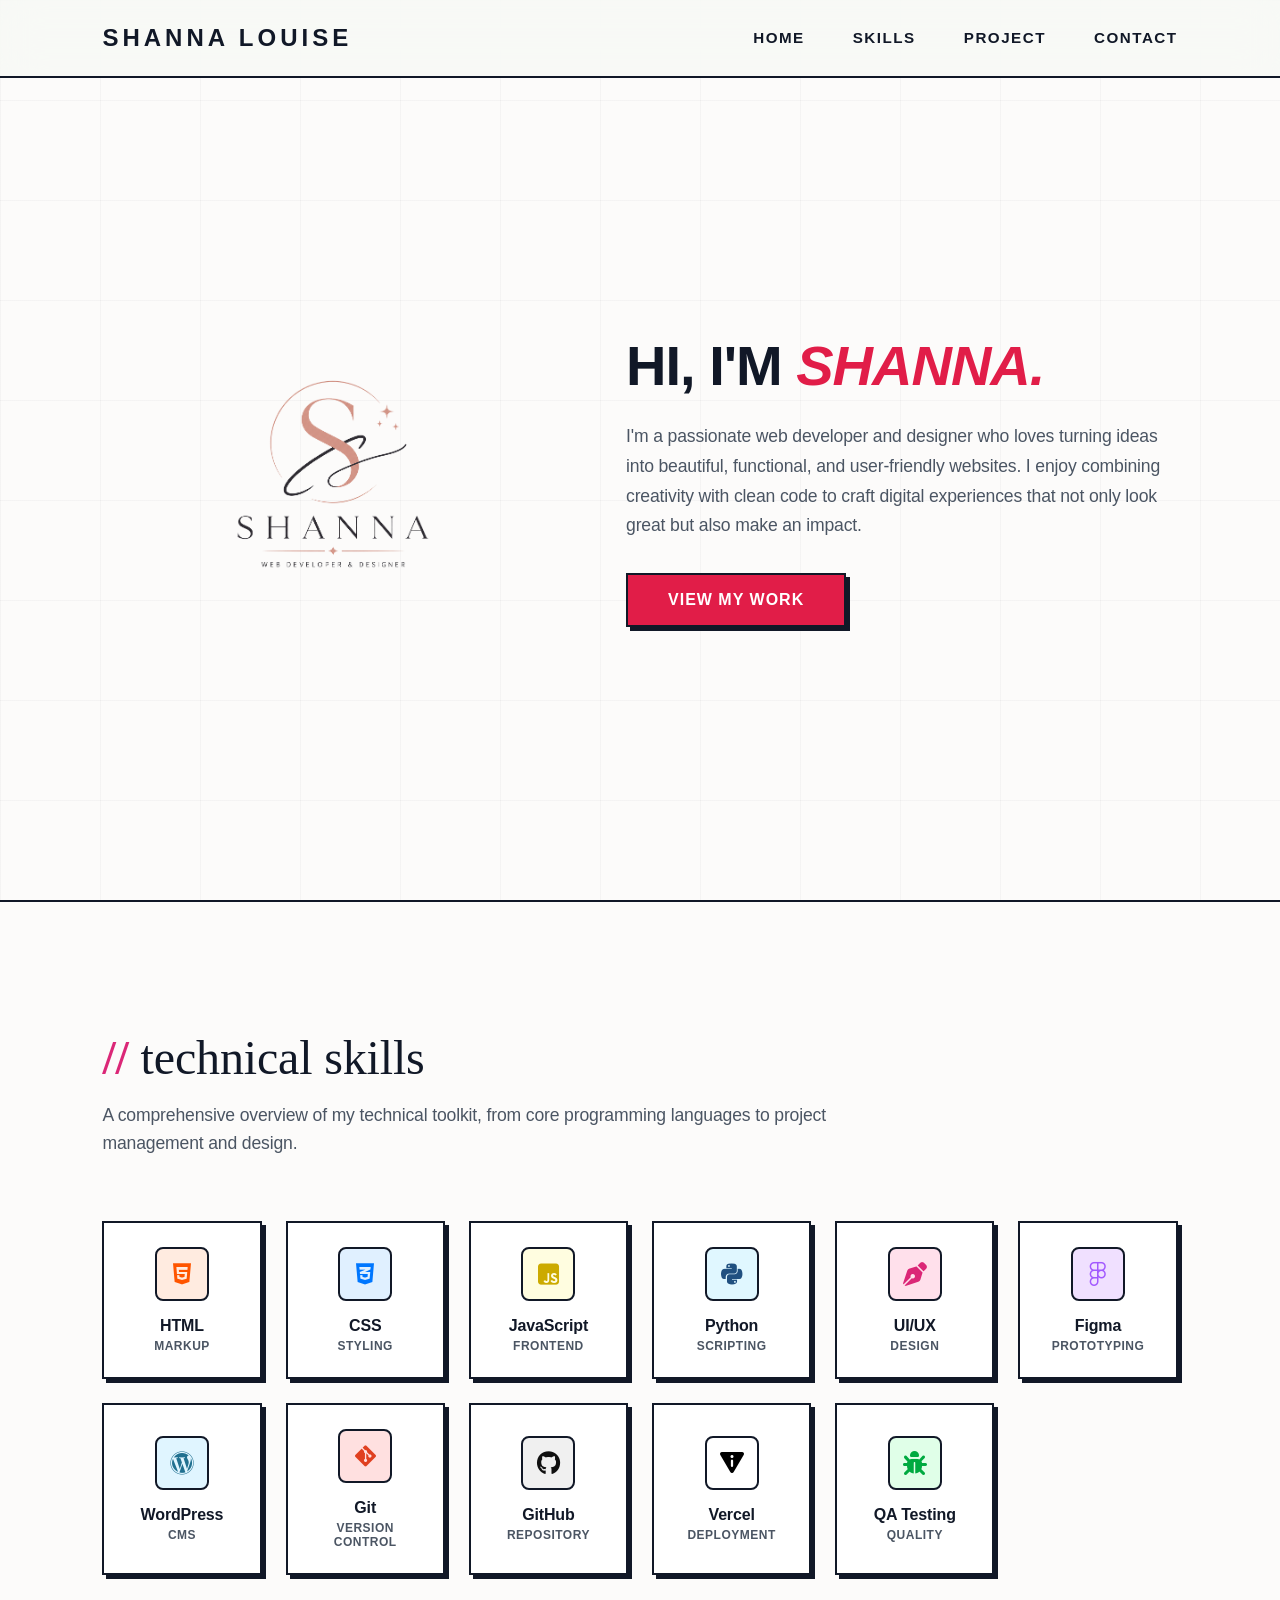
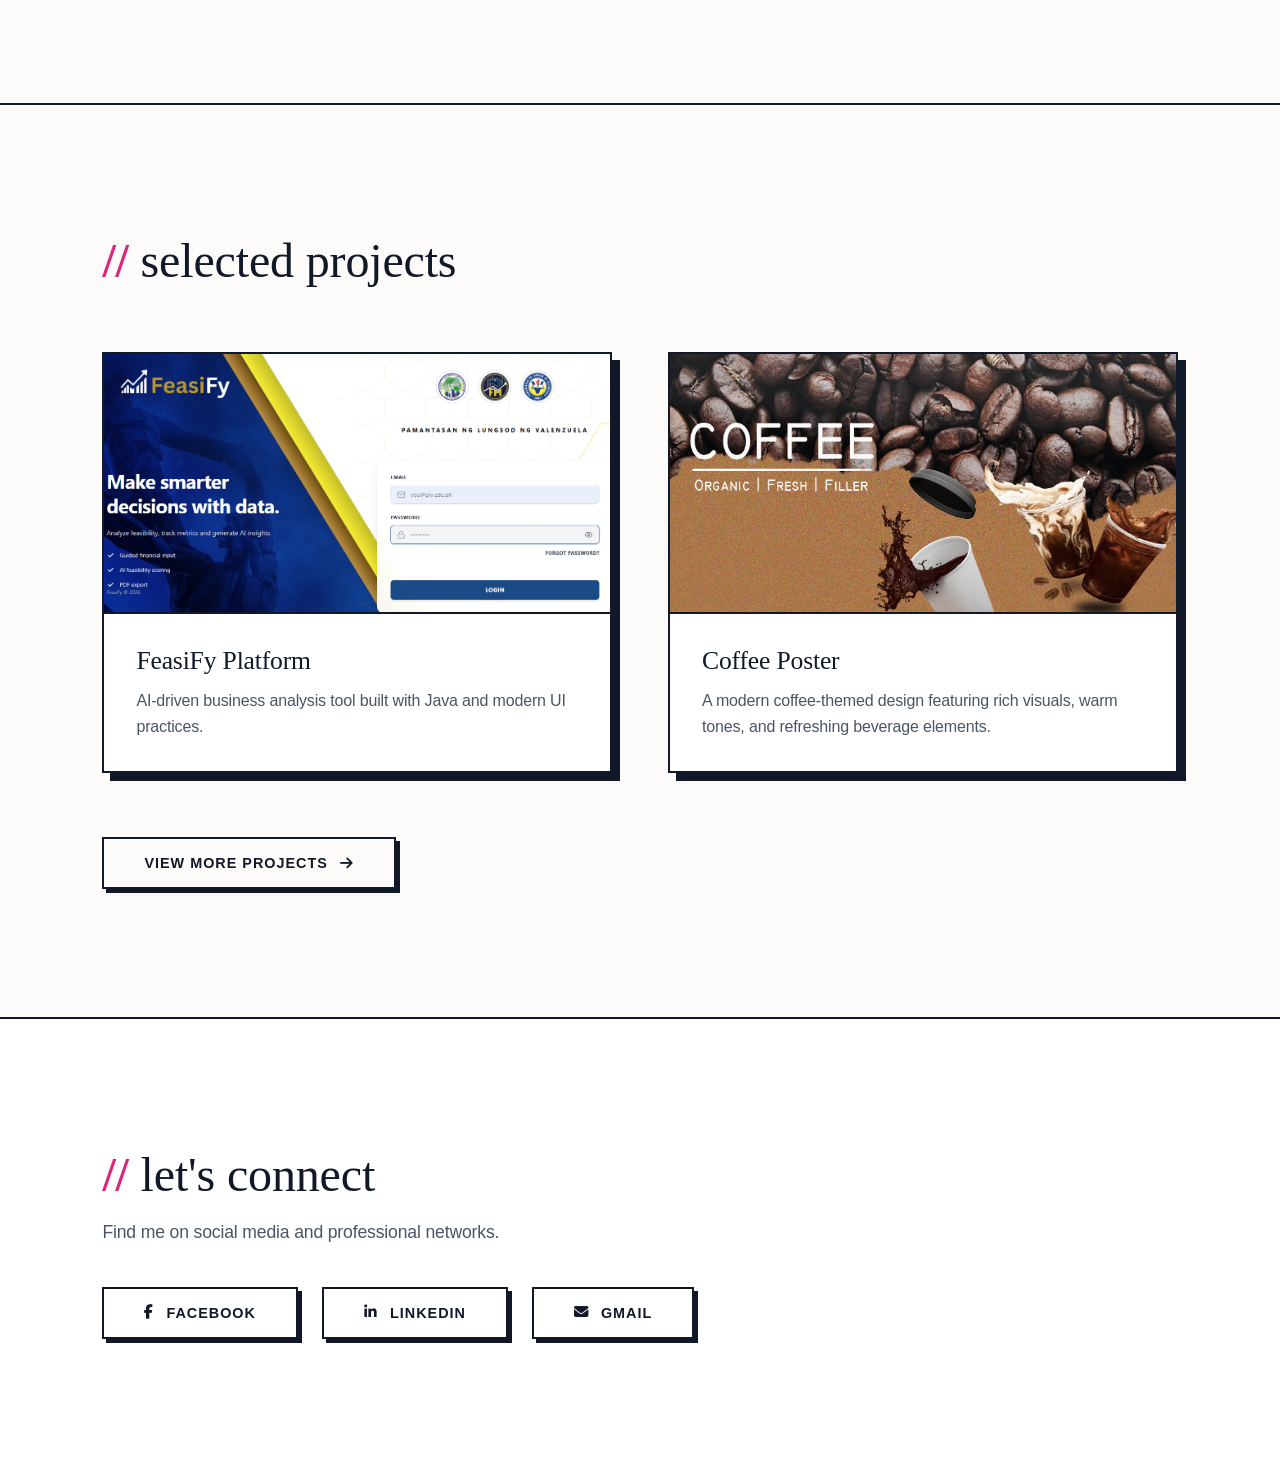
<file: index.html>
<!DOCTYPE html>
<html lang="en">
<head>
    <meta charset="UTF-8">
    <meta name="viewport" content="width=device-width, initial-scale=1.0">
    <title>Creative Portfolio</title>
    <link rel="stylesheet" href="css/style.css">
    <link rel="stylesheet" href="https://cdnjs.cloudflare.com/ajax/libs/font-awesome/6.4.0/css/all.min.css">
</head>
<body>

    <nav class="navbar">
        <div class="logo">
            <a href="#home">
                <!-- Changed to your clean, pink text logo -->
                <span class="logo-text">SHANNA LOUISE</span>
            </a>
        </div>
        <ul class="nav-links">
            <li><a href="#home">Home</a></li>
            <li><a href="#skills">Skills</a></li>
            <li><a href="#project">Project</a></li>
            <li><a href="#contact">Contact</a></li>
        </ul>
    </nav>

    <section id="home" class="hero">
        <div class="hero-split-container">
            <!-- Left Side: Logo Element -->
            <div class="hero-left">
                <div class="brand-logo-wrapper">
                    <img src="Images/Shanna_Logo.png" alt="Shanna Logo" class="teardrop-logo">
                </div>
            </div>

            <!-- Right Side: Text Letters and Button Group -->
            <div class="hero-right">
                <h1>HI, I'M <span class="highlight">SHANNA.</span></h1>
                <p class="hero-lead">
                    I'm a passionate web developer and designer who loves turning ideas into
                    beautiful, functional, and user-friendly websites. I enjoy combining creativity
                    with clean code to craft digital experiences that not only look great but also
                    make an impact.
                </p>
                <div class="hero-action-group">
                    <a href="#project" class="btn-main">View My Work</a>
                </div>
            </div>
        </div>
    </section>

    <section id="skills" class="skills-section">
        <div class="section-header">
            <h2>Technical Skills</h2>
            <p>A comprehensive overview of my technical toolkit, from core programming languages to project management and design.</p>
        </div>

        <div class="skills-grid">
            <div class="skill-card">
                <div class="skill-icon icon-html"><i class="fab fa-html5"></i></div>
                <h3>HTML</h3>
                <span class="skill-sub">Markup</span>
            </div>
            <div class="skill-card">
                <div class="skill-icon icon-css"><i class="fab fa-css3-alt"></i></div>
                <h3>CSS</h3>
                <span class="skill-sub">Styling</span>
            </div>
            <div class="skill-card">
                <div class="skill-icon icon-js"><i class="fab fa-js-square"></i></div>
                <h3>JavaScript</h3>
                <span class="skill-sub">Frontend</span>
            </div>
            <div class="skill-card">
                <div class="skill-icon icon-python"><i class="fab fa-python"></i></div>
                <h3>Python</h3>
                <span class="skill-sub">Scripting</span>
            </div>
            <div class="skill-card">
                <div class="skill-icon icon-uiux"><i class="fa-solid fa-pen-nib"></i></div>
                <h3>UI/UX</h3>
                <span class="skill-sub">Design</span>
            </div>
            <div class="skill-card">
                <div class="skill-icon icon-figma"><i class="fab fa-figma"></i></div>
                <h3>Figma</h3>
                <span class="skill-sub">Prototyping</span>
            </div>
            <div class="skill-card">
                <div class="skill-icon icon-wordpress"><i class="fab fa-wordpress"></i></div>
                <h3>WordPress</h3>
                <span class="skill-sub">CMS</span>
            </div>
            <div class="skill-card">
                <div class="skill-icon icon-git"><i class="fab fa-git-alt"></i></div>
                <h3>Git</h3>
                <span class="skill-sub">Version Control</span>
            </div>
            <div class="skill-card">
                <div class="skill-icon icon-github"><i class="fab fa-github"></i></div>
                <h3>GitHub</h3>
                <span class="skill-sub">Repository</span>
            </div>
            <div class="skill-card">
                <div class="skill-icon icon-vercel"><i class="fa-solid fa-triangle-exclamation" style="transform: rotate(180deg);"></i></div>
                <h3>Vercel</h3>
                <span class="skill-sub">Deployment</span>
            </div>
            <div class="skill-card">
                <div class="skill-icon icon-qa"><i class="fa-solid fa-bug"></i></div>
                <h3>QA Testing</h3>
                <span class="skill-sub">Quality</span>
            </div>
        </div>
    </section>

    <section id="project" class="portfolio-section">
        <div class="section-header">
            <h2>Selected Projects</h2>
        </div>

        <div class="grid">
            <div class="card">
                <div class="card-img" style="background-image: url('Images/Feasify-Web.png');"></div>
                <div class="card-info">
                    <h3>FeasiFy Platform</h3>
                    <p>AI-driven business analysis tool built with Java and modern UI practices.</p>
                </div>
            </div>
            <div class="card">
                <div class="card-img" style="background-image: url('Images/Hilario_CoffeePoster.jpg');"></div>
                <div class="card-info">
                    <h3>Coffee Poster</h3>
                    <p>A modern coffee-themed design featuring rich visuals, warm tones, and refreshing beverage elements.</p>
                </div>
            </div>
        </div>

        <div class="portfolio-action">
            <a href="projects.html" class="btn-outline" target="_blank">View More Projects <i class="fa-solid fa-arrow-right"></i></a>
        </div>
    </section>

    <section id="contact" class="connect-section">
        <div class="section-header">
            <h2>Let's Connect</h2>
            <p>Find me on social media and professional networks.</p>
        </div>
        <div class="social-links">
            <a href="https://www.facebook.com/louise.hilario.03/" target="_blank" class="social-btn facebook">
                <i class="fab fa-facebook-f"></i> Facebook
            </a>
            <a href="https://www.linkedin.com/in/shanna-louise-hilario-903343402?utm_source=share_via&utm_content=profile&utm_medium=member_android" target="_blank" class="social-btn linkedin">
                <i class="fab fa-linkedin-in"></i> LinkedIn
            </a>
            <a href="mailto:louisehilario04@gmail.com" class="social-btn gmail">
                <i class="fa-solid fa-envelope"></i> Gmail
            </a>
        </div>
    </section>

    <script src="js/script.js"></script>
</body>
</html>
</file>
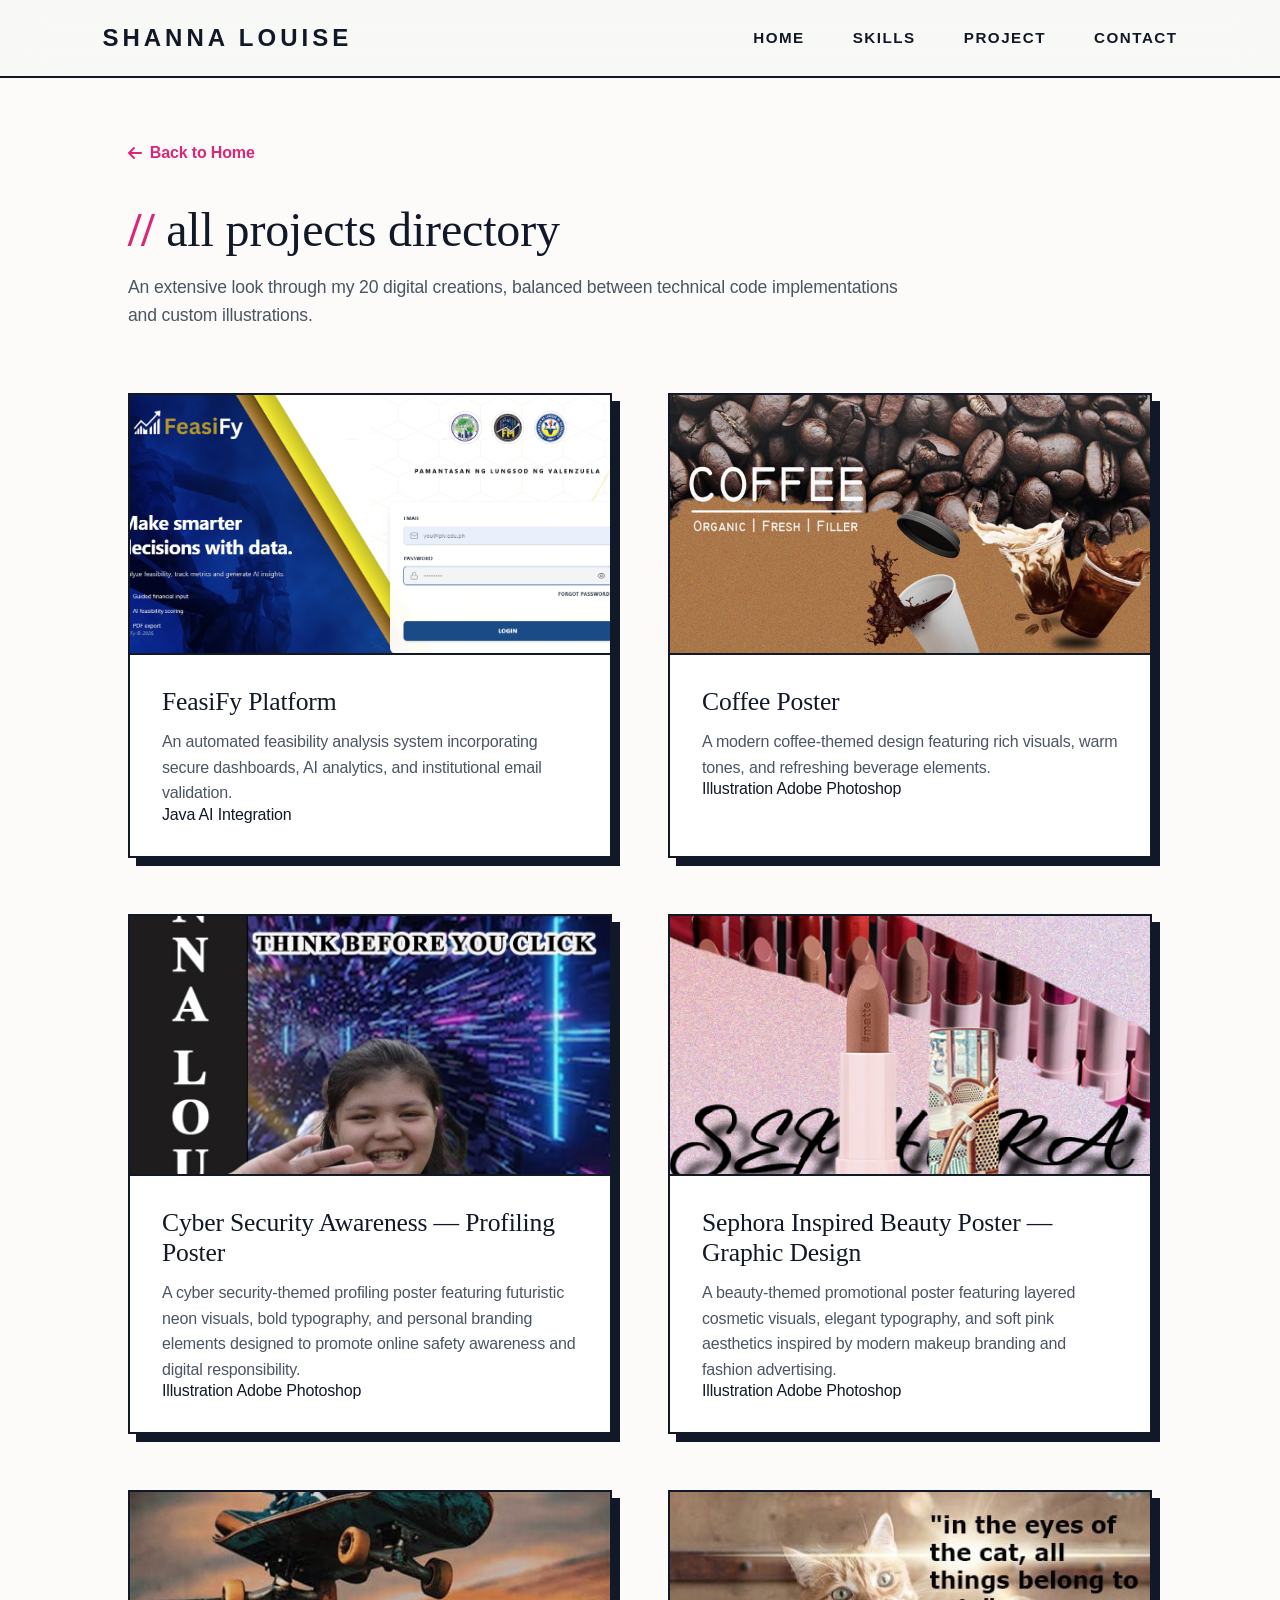
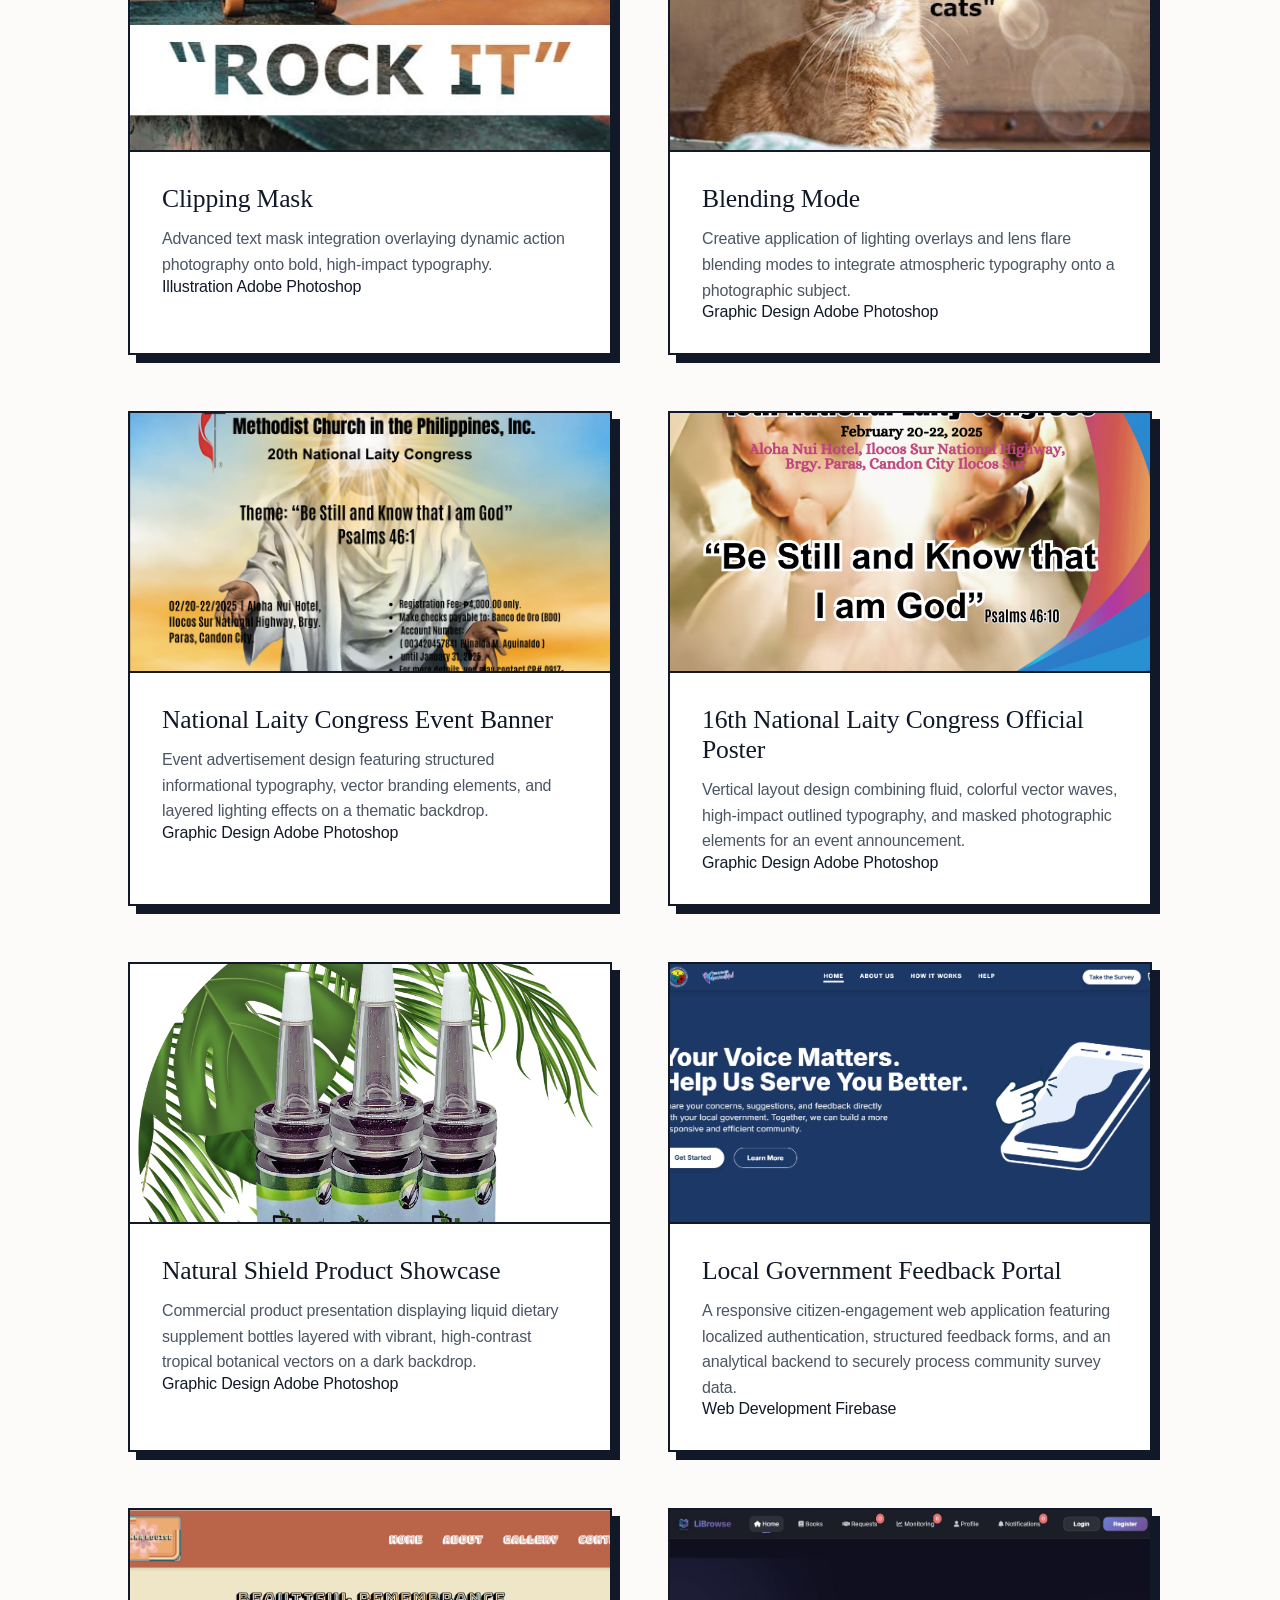
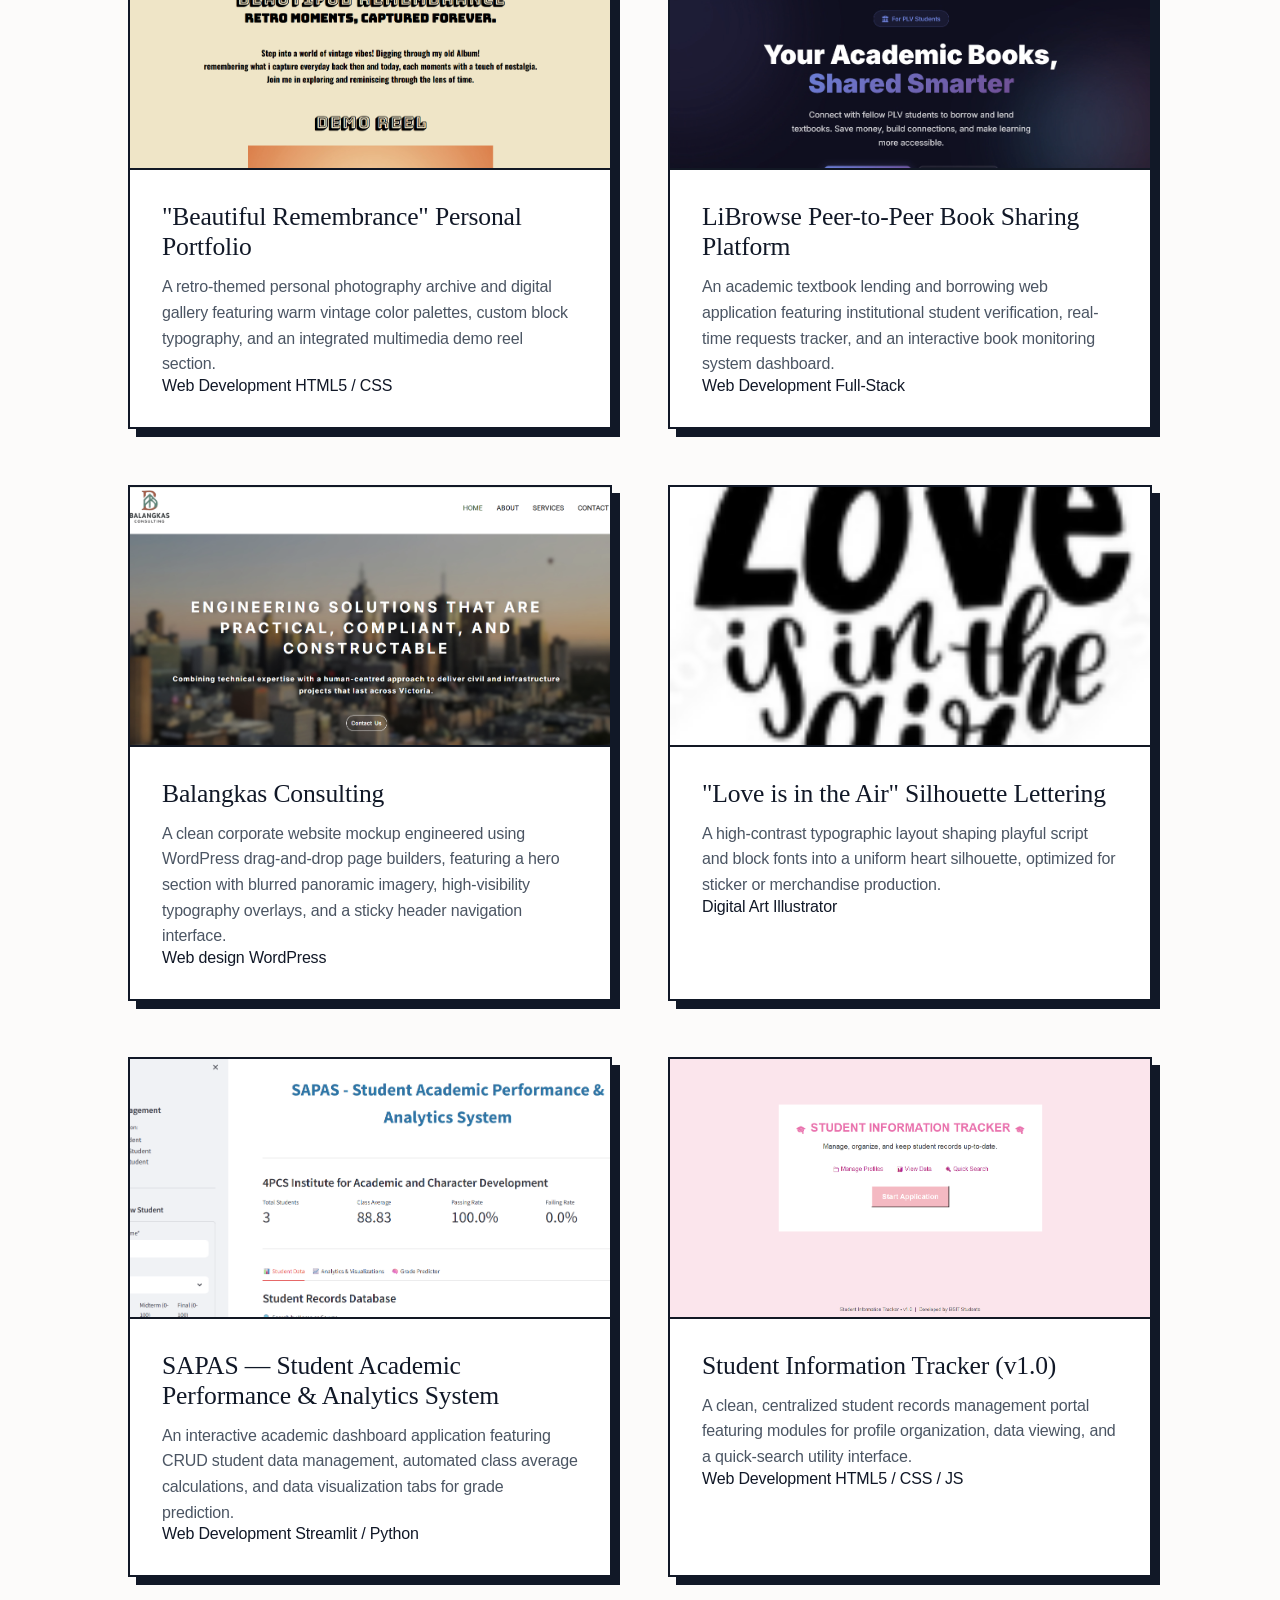
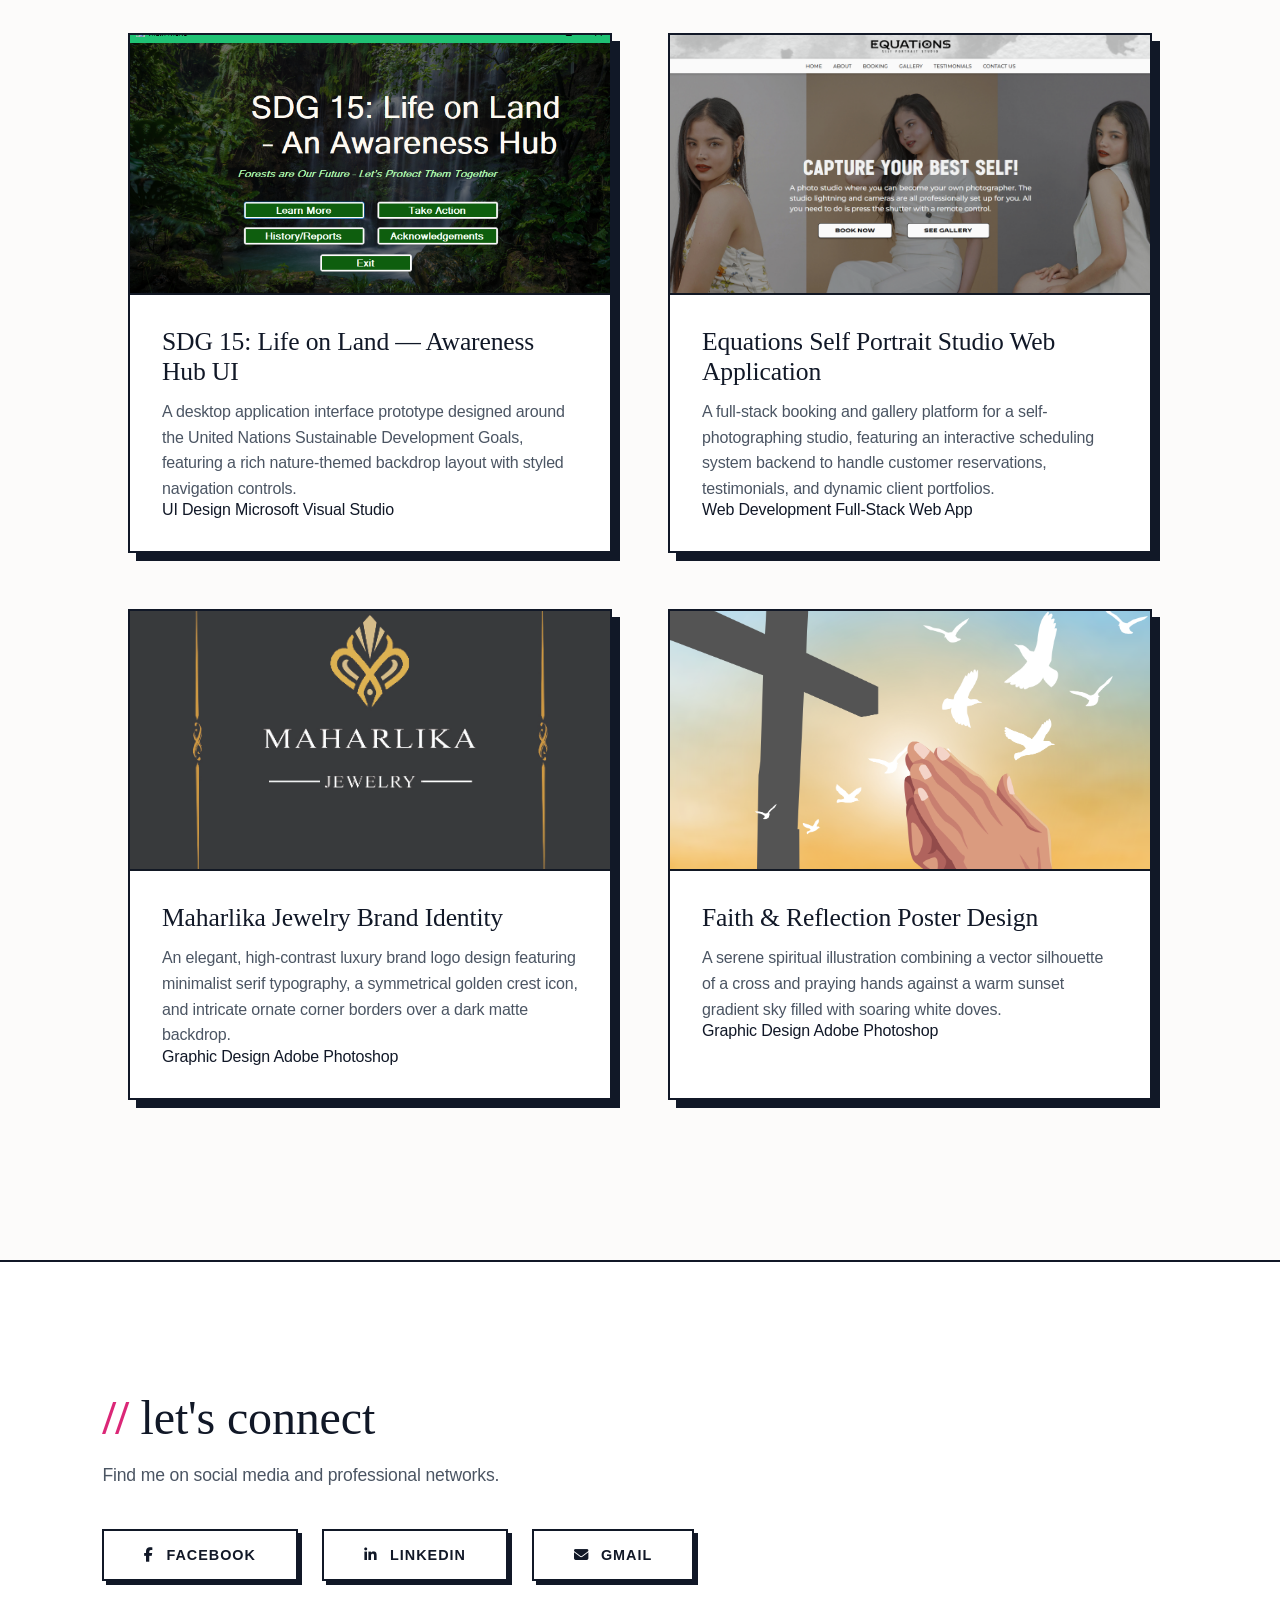
<file: projects.html>
<!DOCTYPE html>
<html lang="en">
<head>
    <meta charset="UTF-8">
    <meta name="viewport" content="width=device-width, initial-scale=1.0">
    <title>All Projects | Shanna Portfolio</title>
    <link rel="stylesheet" href="css/style.css">
    <link rel="stylesheet" href="https://cdnjs.cloudflare.com/ajax/libs/font-awesome/6.4.0/css/all.min.css">
    <style>
        .all-projects-section {
            padding: 9rem 10% 6rem 10%;
            min-height: 85vh;
        }

        .back-home {
            margin-bottom: 2.5rem;
            display: inline-flex;
            align-items: center;
            gap: 0.5rem;
            color: var(--accent-color);
            text-decoration: none;
            font-weight: 600;
            font-size: 1rem;
            transition: transform 0.2s ease;
        }

            .back-home:hover {
                transform: translateX(-5px);
            }
    </style>
</head>
<body>

    <nav class="navbar">
        <div class="logo">
            <a href="index.html">
                <span class="logo-text">SHANNA LOUISE</span>
            </a>
        </div>
        <ul class="nav-links">
            <li><a href="index.html#home">Home</a></li>
            <li><a href="index.html#skills">Skills</a></li>
            <li><a href="index.html#project">Project</a></li>
            <li><a href="#contact">Contact</a></li>
        </ul>
    </nav>

    <section class="all-projects-section">
        <a href="index.html" class="back-home">
            <i class="fa-solid fa-arrow-left"></i> Back to Home
        </a>

        <div class="section-header">
            <h2>All Projects Directory</h2>
            <p>An extensive look through my 20 digital creations, balanced between technical code implementations and custom illustrations.</p>
        </div>

        <div class="grid">

            <div class="card">
                <div class="card-img" style="background-image: url('Images/Feasify-Web.png');"></div>
                <div class="card-info">
                    <h3>FeasiFy Platform</h3>
                    <p>An automated feasibility analysis system incorporating secure dashboards, AI analytics, and institutional email validation.</p>
                    <div class="project-tags-container">
                        <span class="project-tag">Java</span>
                        <span class="project-tag">AI Integration</span>
                    </div>
                </div>
            </div>

            <div class="card">
                <div class="card-img" style="background-image: url('Images/Hilario_CoffeePoster.jpg');"></div>
                <div class="card-info">
                    <h3>Coffee Poster</h3>
                    <p>A modern coffee-themed design featuring rich visuals, warm tones, and refreshing beverage elements.</p>
                    <div class="project-tags-container">
                        <span class="project-tag">Illustration</span>
                        <span class="project-tag">Adobe Photoshop</span>
                    </div>
                </div>
            </div>

            <div class="card">
                <div class="card-img" style="background-image: url('Images/Hilario_profiling_pages-to-jpg-0001.jpg');"></div>
                <div class="card-info">
                    <h3>Cyber Security Awareness — Profiling Poster</h3>
                    <p>A cyber security-themed profiling poster featuring futuristic neon visuals, bold typography, and personal branding elements designed to promote online safety awareness and digital responsibility.</p>
                    <div class="project-tags-container">
                        <span class="project-tag">Illustration</span>
                        <span class="project-tag">Adobe Photoshop</span>
                    </div>
                </div>
            </div>

            <div class="card">
                <div class="card-img" style="background-image: url('Images/Hilario_poster_page-0001.jpg');"></div>
                <div class="card-info">
                    <h3>Sephora Inspired Beauty Poster — Graphic Design</h3>
                    <p>A beauty-themed promotional poster featuring layered cosmetic visuals, elegant typography, and soft pink aesthetics inspired by modern makeup branding and fashion advertising.</p>
                    <div class="project-tags-container">
                        <span class="project-tag">Illustration</span>
                        <span class="project-tag">Adobe Photoshop</span>
                    </div>
                </div>
            </div>

            <div class="card">
                <div class="card-img" style="background-image: url('Images/Hilario_ClippingMask.jpeg');"></div>
                <div class="card-info">
                    <h3>Clipping Mask</h3>
                    <p>Advanced text mask integration overlaying dynamic action photography onto bold, high-impact typography.</p>
                    <div class="project-tags-container">
                        <span class="project-tag">Illustration</span>
                        <span class="project-tag">Adobe Photoshop</span>
                    </div>
                </div>
            </div>

            <div class="card">
                <div class="card-img" style="background-image: url('Images/Hilario_BlendingMode.png');"></div>
                <div class="card-info">
                    <h3>Blending Mode</h3>
                    <p>Creative application of lighting overlays and lens flare blending modes to integrate atmospheric typography onto a photographic subject.</p>
                    <div class="project-tags-container">
                        <span class="project-tag">Graphic Design</span>
                        <span class="project-tag">Adobe Photoshop</span>
                    </div>
                </div>
            </div>

            <div class="card">
                <div class="card-img" style="background-image: url('Images/Handds01.png'); "></div>
                <div class="card-info">
                    <h3>National Laity Congress Event Banner</h3>
                    <p>Event advertisement design featuring structured informational typography, vector branding elements, and layered lighting effects on a thematic backdrop.</p>
                    <div class="project-tags-container">
                        <span class="project-tag">Graphic Design</span>
                        <span class="project-tag">Adobe Photoshop</span>
                    </div>
                </div>
            </div>

            <div class="card">
                <div class="card-img" style="background-image: url('Images/Hands(4).png'); "></div>
                <div class="card-info">
                    <h3>16th National Laity Congress Official Poster</h3>
                    <p>Vertical layout design combining fluid, colorful vector waves, high-impact outlined typography, and masked photographic elements for an event announcement.</p>
                    <div class="project-tags-container">
                        <span class="project-tag">Graphic Design</span>
                        <span class="project-tag">Adobe Photoshop</span>
                    </div>
                </div>
            </div>

            <div class="card">
                <div class="card-img" style="background-image: url('Images/Collidal_Silver.png'); "></div>
                <div class="card-info">
                    <h3>Natural Shield Product Showcase</h3>
                    <p>Commercial product presentation displaying liquid dietary supplement bottles layered with vibrant, high-contrast tropical botanical vectors on a dark backdrop.</p>
                    <div class="project-tags-container">
                        <span class="project-tag">Graphic Design</span>
                        <span class="project-tag">Adobe Photoshop</span>
                    </div>
                </div>
            </div>

            <div class="card">
                <div class="card-img" style="background-image: url('Images/Arta_CSS.png'); "></div>
                <div class="card-info">
                    <h3>Local Government Feedback Portal</h3>
                    <p>A responsive citizen-engagement web application featuring localized authentication, structured feedback forms, and an analytical backend to securely process community survey data.</p>
                    <div class="project-tags-container">
                        <span class="project-tag">Web Development</span>
                        <span class="project-tag">Firebase</span>
                    </div>
                </div>
            </div>

            <div class="card">
                <div class="card-img" style="background-image: url('Images/Personal_Portfolio.png'); "></div>
                <div class="card-info">
                    <h3>"Beautiful Remembrance" Personal Portfolio</h3>
                    <p>
                        A retro-themed personal photography archive and digital gallery featuring warm vintage color palettes, custom block typography, and an integrated multimedia demo reel section.</p>
                        <div class="project-tags-container">
                            <span class="project-tag">Web Development</span>
                            <span class="project-tag">HTML5 / CSS</span>
                        </div>
</div>
            </div>

            <div class="card">
                <div class="card-img" style="background-image: url('Images/LiBrowse.png'); "></div>
                <div class="card-info">
                    <h3>LiBrowse Peer-to-Peer Book Sharing Platform</h3>
                    <p>An academic textbook lending and borrowing web application featuring institutional student verification, real-time requests tracker, and an interactive book monitoring system dashboard.</p>
                        <div class="project-tags-container">
                            <span class="project-tag">Web Development</span>
                            <span class="project-tag">Full-Stack</span>
                        </div>
</div>
            </div>

            <div class="card">
                <div class="card-img" style="background-image: url('Images/Balangkas-Consulting.png'); "></div>
                <div class="card-info">
                    <h3>Balangkas Consulting</h3>
                    <p>A clean corporate website mockup engineered using WordPress drag-and-drop page builders, featuring a hero section with blurred panoramic imagery, high-visibility typography overlays, and a sticky header navigation interface.</p>
                    <div class="project-tags-container">
                        <span class="project-tag">Web design</span>
                        <span class="project-tag">WordPress</span>
                    </div>
                </div>
            </div>

            <div class="card">
                <div class="card-img" style="background-image: url('Images/Heart.png'); "></div>
                <div class="card-info">
                    <h3>"Love is in the Air" Silhouette Lettering</h3>
                    <p>A high-contrast typographic layout shaping playful script and block fonts into a uniform heart silhouette, optimized for sticker or merchandise production.</p>
                    <div class="project-tags-container">
                        <span class="project-tag">Digital Art</span>
                        <span class="project-tag">Illustrator</span>
                    </div>
                </div>
            </div>

            <div class="card">
                <div class="card-img" style="background-image: url('Images/SAPAS.png'); "></div>
                <div class="card-info">
                    <h3>SAPAS — Student Academic Performance & Analytics System</h3>
                    <p>An interactive academic dashboard application featuring CRUD student data management, automated class average calculations, and data visualization tabs for grade prediction.</p>
                    <div class="project-tags-container">
                        <span class="project-tag">Web Development</span>
                        <span class="project-tag">Streamlit / Python</span>
                    </div>
                </div>
            </div>

            <div class="card">
                <div class="card-img" style="background-image: url('Images/StudentInfoTracker.png'); "></div>
                <div class="card-info">
                    <h3>Student Information Tracker (v1.0)</h3>
                    <p>A clean, centralized student records management portal featuring modules for profile organization, data viewing, and a quick-search utility interface.</p>
                    <div class="project-tags-container">
                        <span class="project-tag">Web Development</span>
                        <span class="project-tag">HTML5 / CSS / JS</span>
                    </div>
                </div>
            </div>

            <div class="card">
                <div class="card-img" style="background-image: url('Images/SDGInformationSystemAwareness.png'); "></div>
                <div class="card-info">
                    <h3>SDG 15: Life on Land — Awareness Hub UI</h3>
                    <p>A desktop application interface prototype designed around the United Nations Sustainable Development Goals, featuring a rich nature-themed backdrop layout with styled navigation controls.</p>
                    <div class="project-tags-container">
                        <span class="project-tag">UI Design</span>
                        <span class="project-tag">Microsoft Visual Studio</span>
                    </div>
                </div>
            </div>

            <div class="card">
                <div class="card-img" style="background-image: url('Images/Equation.png');"></div>
                <div class="card-info">
                    <h3>Equations Self Portrait Studio Web Application</h3>
                    <p>A full-stack booking and gallery platform for a self-photographing studio, featuring an interactive scheduling system backend to handle customer reservations, testimonials, and dynamic client portfolios.</p>
                    <div class="project-tags-container">
                        <span class="project-tag">Web Development</span>
                        <span class="project-tag">Full-Stack Web App</span>
                    </div>
                </div>
            </div>

            <div class="card">
                <div class="card-img" style="background-image: url('Images/toppings.jpg');"></div>
                <div class="card-info">
                    <h3>Maharlika Jewelry Brand Identity</h3>
                    <p>An elegant, high-contrast luxury brand logo design featuring minimalist serif typography, a symmetrical golden crest icon, and intricate ornate corner borders over a dark matte backdrop.</p>
                    <div class="project-tags-container">
                        <span class="project-tag">Graphic Design</span>
                        <span class="project-tag">Adobe Photoshop</span>
                    </div>
                </div>
            </div>

            <div class="card">
                <div class="card-img" style="background-image: url('Images/Hands2.png');"></div>
                <div class="card-info">
                    <h3> Faith & Reflection Poster Design</h3>
                    <p>A serene spiritual illustration combining a vector silhouette of a cross and praying hands against a warm sunset gradient sky filled with soaring white doves.<p>
                        <div class="project-tags-container">
                            <span class="project-tag">Graphic Design</span>
                            <span class="project-tag">Adobe Photoshop</span>
                        </div>
</div>
            </div>

        </div>
    </section>

    <section id="contact" class="connect-section">
        <div class="section-header">
            <h2>Let's Connect</h2>
            <p>Find me on social media and professional networks.</p>
        </div>
        <div class="social-links">
            <a href="https://www.facebook.com/louise.hilario.03/" target="_blank" class="social-btn facebook">
                <i class="fab fa-facebook-f"></i> Facebook
            </a>
            <a href="https://www.linkedin.com/in/shanna-louise-hilario-903343402?utm_source=share_via&utm_content=profile&utm_medium=member_android" target="_blank" class="social-btn linkedin">
                <i class="fab fa-linkedin-in"></i> LinkedIn
            </a>
            <a href="mailto:louisehilario04@gmail.com" class="social-btn gmail">
                <i class="fa-solid fa-envelope"></i> Gmail
            </a>
        </div>
    </section>

    <script src="js/script.js"></script>

    <div id="photo-overlay" class="overlay-modal">
        <span class="overlay-close">&times;</span>
        <img class="overlay-content" id="overlay-img" alt="Project Preview">
    </div>

</body>
</html>
</file>
<file: css/style.css>
/* ==========================================================================
   1. GLOBAL RESET & DESIGN VARIABLES
   ========================================================================== */
:root {
    --bg-color: #fcfbfa; /* Elegant, premium gallery museum white */
    --card-bg: #ffffff; /* Pure paper white */
    --border-color: #111827; /* High-contrast crisp structural lines */
    --accent-color: #db2777; /* Unified vibrant pink */
    --accent-glow: rgba(219, 39, 119, 0.15);
    --text-main: #111827; /* Deep obsidian black */
    --text-muted: #4b5563; /* Editorial slate gray */
}

* {
    margin: 0;
    padding: 0;
    box-sizing: border-box;
    scroll-behavior: smooth;
}

body {
    background-color: var(--bg-color);
    color: var(--text-main);
    font-family: 'Segoe UI', Tahoma, Geneva, Verdana, sans-serif;
    overflow-x: hidden;
    letter-spacing: -0.01em;
}

/* Custom Selection Highlight */
::selection {
    background: var(--accent-color);
    color: #ffffff;
}

/* ==========================================================================
   2. NAVIGATION BAR (Minimal Stark Layout)
   ========================================================================== */
.navbar {
    display: flex;
    justify-content: space-between;
    align-items: center;
    padding: 1.5rem 8%;
    position: fixed;
    width: 100%;
    top: 0;
    z-index: 1000;
    background: rgba(252, 251, 250, 0.85);
    backdrop-filter: blur(20px);
    border-bottom: 2px solid var(--border-color);
}

    .navbar .logo {
        display: flex;
        align-items: center;
    }

        .navbar .logo a {
            text-decoration: none;
        }

.logo-text {
    color: var(--text-main);
    font-size: 1.5rem;
    font-weight: 900;
    letter-spacing: 4px;
    text-transform: uppercase;
    position: relative;
    transition: color 0.3s ease;
}

    .logo-text:hover {
        color: var(--accent-color);
    }

.nav-links {
    display: flex;
    list-style: none;
    gap: 3rem;
}

    .nav-links a {
        color: var(--text-main);
        text-decoration: none;
        font-weight: 600;
        font-size: 0.95rem;
        text-transform: uppercase;
        letter-spacing: 1.5px;
        position: relative;
        padding-bottom: 4px;
    }

        /* Architectural bottom line animation */
        .nav-links a::after {
            content: '';
            position: absolute;
            bottom: 0;
            left: 0;
            width: 0;
            height: 2px;
            background-color: var(--accent-color);
            transition: width 0.3s cubic-bezier(0.25, 1, 0.5, 1);
        }

        .nav-links a:hover::after {
            width: 100%;
        }

/* ==========================================================================
   3. HERO SECTION (Side-by-Side Split Layout Overhaul)
   ========================================================================== */
.hero {
    min-height: 100vh;
    display: flex;
    align-items: center;
    justify-content: center;
    padding: 140px 8% 80px 8%;
    position: relative;
    background-image: linear-gradient(to right, rgba(17, 24, 39, 0.03) 1px, transparent 1px), linear-gradient(to bottom, rgba(17, 24, 39, 0.03) 1px, transparent 1px);
    background-size: 100px 100px;
}

/* Flex container splitting left and right sections evenly */
.hero-split-container {
    display: grid;
    grid-template-columns: 1fr 1.2fr; /* Left side slightly narrower than text side */
    gap: 4rem;
    align-items: center;
    width: 100%;
    max-width: 1200px;
    z-index: 5;
}

/* Left Column Styling (Logo Container) */
.hero-left {
    display: flex;
    justify-content: center;
    align-items: center;
}

.brand-logo-wrapper {
    position: relative;
    display: inline-block;
}

/* Keeps your teardrop logo safe and structured */
.teardrop-logo {
    max-width: 280px;
    width: 100%;
    height: auto;
    display: block;
}

/* Right Column Styling (Letters & Content alignment) */
.hero-right {
    display: flex;
    flex-direction: column;
    align-items: flex-start; /* Aligns all text and buttons to the left */
    text-align: left;
}

    .hero-right h1 {
        font-size: 3.5rem;
        font-weight: 700;
        letter-spacing: -1px;
        margin-bottom: 1.5rem;
        color: var(--text-main);
    }

    .hero-right .highlight {
        color: #e11d48; /* Your beautiful deep pink signature color accent */
        font-style: italic;
    }

    .hero-right .hero-lead {
        color: var(--text-muted);
        font-size: 1.1rem;
        line-height: 1.7;
        margin-bottom: 2rem;
        max-width: 540px; /* Prevents long sentences from stretching too wide */
    }

/* Button Group Setup */
.hero-action-group {
    display: flex;
    gap: 1rem;
}

.btn-main {
    display: inline-block;
    background-color: #e11d48;
    color: #ffffff;
    font-weight: 700;
    text-transform: uppercase;
    letter-spacing: 1px;
    padding: 1rem 2.5rem;
    border: 2px solid var(--border-color);
    text-decoration: none;
    box-shadow: 4px 4px 0px var(--border-color);
    transition: all 0.2s ease;
}

    .btn-main:hover {
        transform: translate(-3px, -3px);
        box-shadow: 7px 7px 0px var(--border-color);
    }

/* Responsive adjustment for mobile screen sizes */
@media (max-width: 868px) {
    .hero-split-container {
        grid-template-columns: 1fr; /* Stacks vertically back to standard layout on mobile */
        gap: 2.5rem;
    }

    .hero-right {
        align-items: center;
        text-align: center;
    }

        .hero-right .hero-lead {
            margin-left: auto;
            margin-right: auto;
        }
}

/* ==========================================================================
   4. SKILLS GRID (Stark Interactive Cards)
   ========================================================================== */
.skills-section, .portfolio-section, .connect-section {
    padding: 8rem 8%;
    border-top: 2px solid var(--border-color);
}

.section-header {
    text-align: left; /* Shifted to clean left layout to break ordinary centering patterns */
    max-width: 800px;
    margin-bottom: 4rem;
    position: relative;
}

    .section-header h2 {
        font-family: 'Georgia', 'Times New Roman', serif;
        font-size: 3rem;
        font-weight: 400;
        margin-bottom: 1rem;
        color: var(--text-main);
        text-transform: lowercase; /* Artistic subversion */
    }

        .section-header h2::before {
            content: '// ';
            color: var(--accent-color);
            font-weight: 700;
        }

    .section-header p {
        font-size: 1.1rem;
        color: var(--text-muted);
        line-height: 1.6;
    }

.skills-grid {
    display: grid;
    grid-template-columns: repeat(auto-fill, minmax(140px, 1fr));
    gap: 1.5rem;
}

.skill-card {
    background: var(--card-bg);
    border: 2px solid var(--border-color);
    padding: 1.5rem 1rem;
    text-align: center;
    display: flex;
    flex-direction: column;
    align-items: center;
    justify-content: center;
    box-shadow: 4px 4px 0px var(--border-color);
    transition: all 0.25s cubic-bezier(0.075, 0.82, 0.165, 1);
}

    .skill-card:hover {
        transform: translate(-4px, -4px);
        box-shadow: 8px 8px 0px var(--accent-color);
        border-color: var(--border-color);
    }

.skill-icon {
    width: 54px;
    height: 54px;
    border-radius: 8px;
    border: 2px solid var(--border-color);
    display: flex;
    align-items: center;
    justify-content: center;
    font-size: 1.5rem;
    margin-bottom: 1rem;
}

/* Distinct flat solid pop colors */
.icon-html {
    background: #ffebe0;
    color: #ff5500;
}

.icon-css {
    background: #e0f0ff;
    color: #0077ff;
}

.icon-js {
    background: #fffde0;
    color: #ccaa00;
}

.icon-python {
    background: #e0f7ff;
    color: #205080;
}

.icon-uiux {
    background: #ffe0eb;
    color: #db2777;
}

.icon-figma {
    background: #f0e0ff;
    color: #a259ff;
}

.icon-wordpress {
    background: #e0f5ff;
    color: #207090;
}

.icon-git {
    background: #ffe0e0;
    color: #e04020;
}

.icon-github {
    background: #f0f0f0;
    color: #101010;
}

.icon-vercel {
    background: #ffffff;
    color: #000000;
}

.icon-qa {
    background: #e0ffe8;
    color: #00aa40;
}

.skill-card h3 {
    font-size: 1rem;
    font-weight: 800;
    color: var(--text-main);
    margin-bottom: 0.25rem;
}

.skill-sub {
    font-size: 0.75rem;
    font-weight: 600;
    text-transform: uppercase;
    letter-spacing: 0.5px;
    color: var(--text-muted);
}

/* ==========================================================================
   5. SELECTED PROJECTS SECTION (Asymmetrical Editorial Grid)
   ========================================================================== */
.grid {
    display: grid;
    grid-template-columns: repeat(auto-fit, minmax(340px, 1fr));
    gap: 3.5rem;
    margin-bottom: 4rem;
}

.card {
    background: var(--card-bg);
    border: 2px solid var(--border-color);
    overflow: hidden;
    box-shadow: 8px 8px 0px var(--border-color);
    transition: all 0.3s cubic-bezier(0.19, 1, 0.22, 1);
}

    /* Dynamic shifting look on hover */
    .card:hover {
        transform: translate(-6px, -6px);
        box-shadow: 14px 14px 0px var(--accent-color);
    }

.card-img {
    height: 260px;
    background-size: cover;
    background-position: center;
    border-bottom: 2px solid var(--border-color);
    filter: grayscale(20%);
    transition: filter 0.3s ease;
}

.card:hover .card-img {
    filter: grayscale(0%);
}

.card-info {
    padding: 2rem;
}

    .card-info h3 {
        font-family: 'Georgia', 'Times New Roman', serif;
        font-size: 1.6rem;
        font-weight: 400;
        margin-bottom: 0.75rem;
    }

    .card-info p {
        color: var(--text-muted);
        font-size: 1rem;
        line-height: 1.6;
    }

.portfolio-action {
    display: flex;
    justify-content: flex-start; /* Aligns clean with left headers */
}

.btn-outline {
    display: inline-flex;
    align-items: center;
    gap: 0.75rem;
    padding: 1rem 2.5rem;
    font-size: 0.9rem;
    font-weight: 700;
    text-transform: uppercase;
    letter-spacing: 1px;
    color: var(--text-main);
    background: transparent;
    border: 2px solid var(--border-color);
    box-shadow: 4px 4px 0px var(--border-color);
    text-decoration: none;
    transition: all 0.2s ease;
}

    .btn-outline:hover {
        background: var(--text-main);
        color: #ffffff;
        transform: translate(-2px, -2px);
        box-shadow: 6px 6px 0px var(--accent-color);
    }

/* ==========================================================================
   6. SOCIAL FOOTER SECTION
   ========================================================================== */
.connect-section {
    background: var(--card-bg);
}

    /* Fixes the distance layout from image_e4aa59.png */
    .connect-section .section-header {
        margin-bottom: 2.5rem; /* Creates breathing room between text and buttons */
    }

    .connect-section .social-links {
        display: flex;
        justify-content: flex-start;
        gap: 1.5rem;
        flex-wrap: wrap; /* Keeps it clean and responsive on smaller screens */
    }

.social-btn {
    display: inline-flex;
    align-items: center;
    gap: 0.75rem;
    padding: 1rem 2.5rem;
    border: 2px solid var(--border-color);
    font-weight: 700;
    text-transform: uppercase;
    letter-spacing: 1px;
    font-size: 0.9rem;
    text-decoration: none;
    box-shadow: 4px 4px 0px var(--border-color);
    transition: all 0.2s ease;
}

/* Consistent crisp white backgrounds for the brutalist theme */
.facebook {
    background-color: #ffffff;
    color: var(--text-main);
}

.linkedin {
    background-color: #ffffff;
    color: var(--text-main);
}

.gmail {
    background-color: #ffffff;
    color: var(--text-main);
}

.social-btn:hover {
    transform: translate(-3px, -3px);
    box-shadow: 7px 7px 0px var(--accent-color);
}

/* ==========================================================================
   7. PHOTO OVERLAY LIGHTBOX MODAL
   ========================================================================== */
.overlay-modal {
    display: none;
    position: fixed;
    z-index: 2000;
    left: 0;
    top: 0;
    width: 100%;
    height: 100%;
    background-color: rgba(17, 24, 39, 0.95);
    backdrop-filter: blur(10px);
    justify-content: center;
    align-items: center;
    opacity: 0;
    transition: opacity 0.3s ease;
}

    .overlay-modal.active {
        display: flex;
        opacity: 1;
    }

.overlay-content {
    max-width: 80%;
    max-height: 80vh;
    border: 3px solid #ffffff;
    box-shadow: 20px 20px 0px var(--accent-color);
    transform: scale(0.95);
    transition: transform 0.3s ease;
}

.overlay-modal.active .overlay-content {
    transform: scale(1);
}

.overlay-close {
    position: absolute;
    top: 2rem;
    right: 3rem;
    color: #ffffff;
    font-size: 3rem;
    font-weight: 300;
    cursor: pointer;
    transition: color 0.2s ease;
}

    .overlay-close:hover {
        color: var(--accent-color);
    }

/* ==========================================================================
   8. RESPONSIVE MEDIA ADJUSTMENTS
   ========================================================================== */
@media (max-width: 992px) {
    .hero-content h1 {
        font-size: 3.5rem;
    }
}

@media (max-width: 768px) {
    .navbar {
        padding: 1rem 5%;
    }

    .nav-links {
        display: none;
    }
    /* Dropdown navigation or side draw trigger can go here */
    .hero-content h1 {
        font-size: 2.8rem;
    }

    .hero-logo {
        width: 160px;
        height: 160px;
    }

    .skills-section, .portfolio-section, .connect-section {
        padding: 5rem 5%;
    }

    .section-header h2 {
        font-size: 2.3rem;
    }
}
</file>
